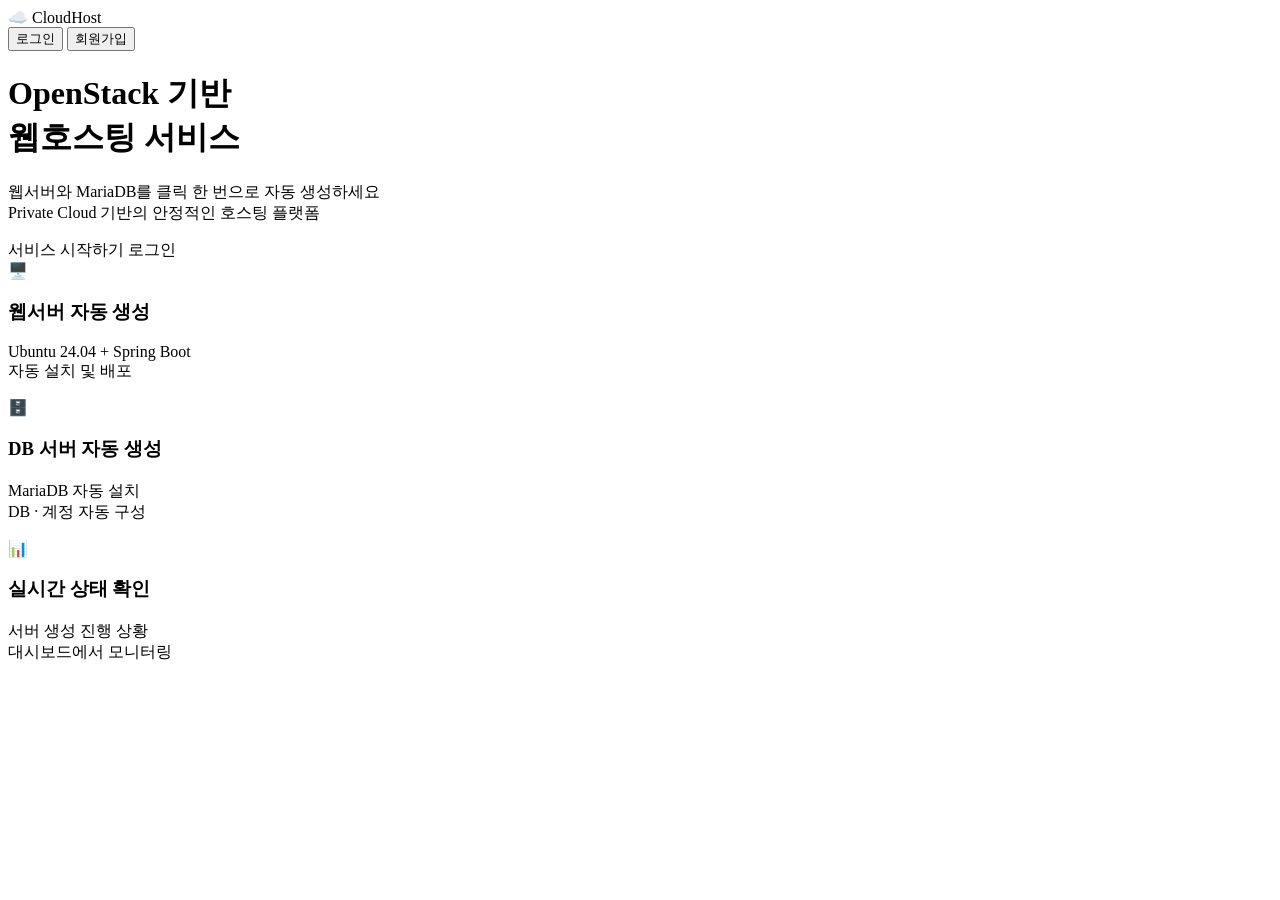
<file: src/main/resources/templates/index.html>
<!DOCTYPE html>
<html lang="ko" xmlns:th="http://www.thymeleaf.org"
      xmlns:sec="http://www.thymeleaf.org/extras/spring-security">
<head>
    <meta charset="UTF-8">
    <title>CloudHost</title>
    <link rel="stylesheet" th:href="@{/css/common/layout.css}">
    <link rel="stylesheet" th:href="@{/css/common/navbar.css}">

    <link rel="stylesheet" th:href="@{/css/pages/index.css}">
</head>
<body>
<nav class="navbar">
    <div class="logo">☁️ Cloud<span>Host</span></div>
    <div class="nav-links">
        <sec:authorize access="isAnonymous()">
            <a th:href="@{/login}"><button class="btn btn-outline">로그인</button></a>
            <a th:href="@{/signup}"><button class="btn btn-accent">회원가입</button></a>
        </sec:authorize>
    </div>
</nav>

<div class="hero">
    <h1>OpenStack 기반<br><span>웹호스팅 서비스</span></h1>
    <p>웹서버와 MariaDB를 클릭 한 번으로 자동 생성하세요<br>Private Cloud 기반의 안정적인 호스팅 플랫폼</p>
    <div class="hero-btns">
        <a th:href="@{/signup}" class="hero-btn-p">서비스 시작하기</a>
        <a th:href="@{/login}"  class="hero-btn-s">로그인</a>
    </div>
</div>

<div class="features">
    <div class="feat">
        <div class="icon">🖥️</div>
        <h3>웹서버 자동 생성</h3>
        <p>Ubuntu 24.04 + Spring Boot<br>자동 설치 및 배포</p>
    </div>
    <div class="feat g">
        <div class="icon">🗄️</div>
        <h3>DB 서버 자동 생성</h3>
        <p>MariaDB 자동 설치<br>DB · 계정 자동 구성</p>
    </div>
    <div class="feat p">
        <div class="icon">📊</div>
        <h3>실시간 상태 확인</h3>
        <p>서버 생성 진행 상황<br>대시보드에서 모니터링</p>
    </div>
</div>
</body>
</html>
</file>
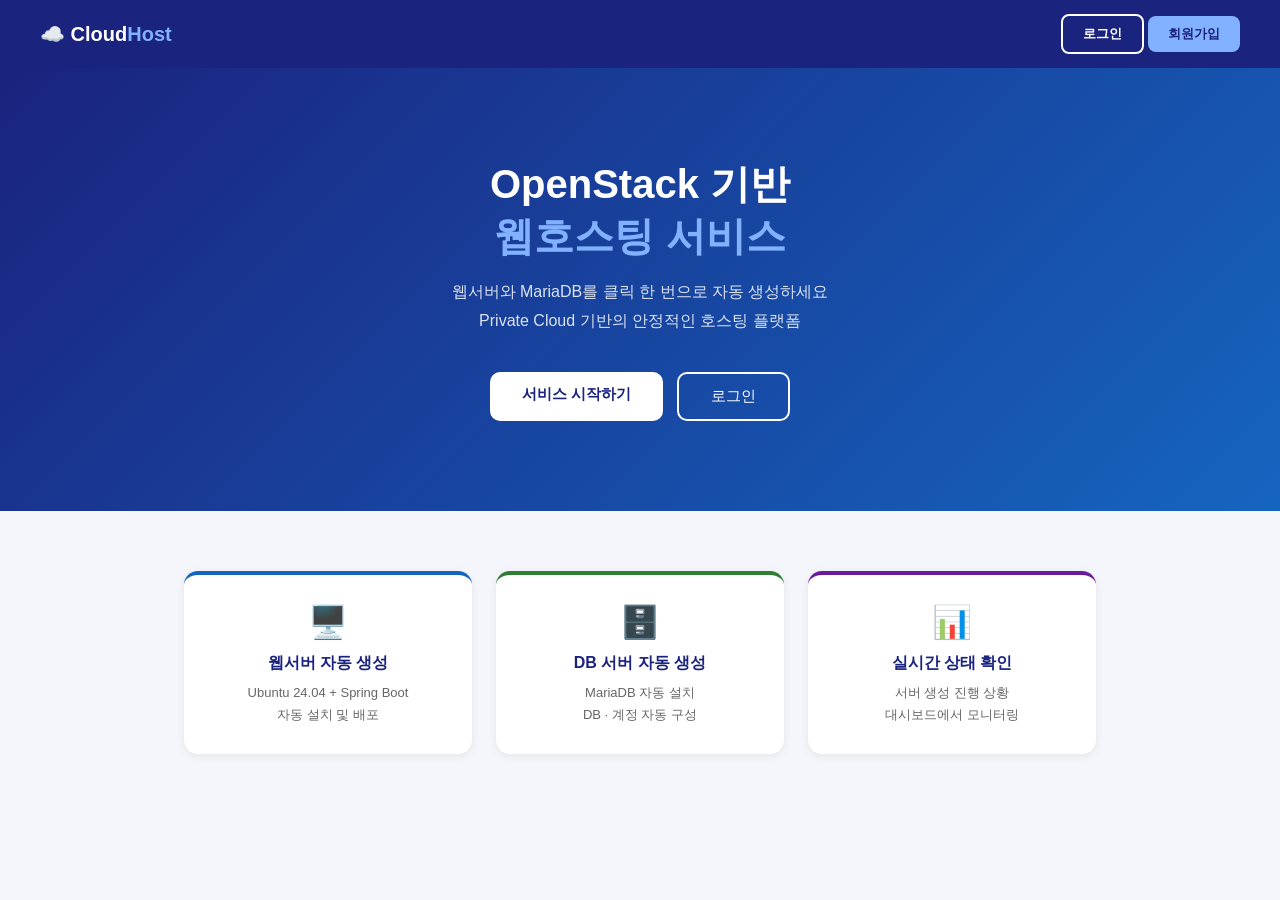
<file: web-server-master/src/main/resources/templates/index.html>
<!DOCTYPE html>
<html lang="ko" xmlns:th="http://www.thymeleaf.org"
      xmlns:sec="http://www.thymeleaf.org/extras/spring-security">
<head>
    <meta charset="UTF-8">
    <title>CloudHost</title>
    <style>
        * { margin:0; padding:0; box-sizing:border-box; }
        body { font-family:'Segoe UI','Malgun Gothic',sans-serif; background:#f4f6fb; }
        .navbar { background:#1a237e; color:white; padding:14px 40px; display:flex; justify-content:space-between; align-items:center; }
        .logo { font-size:20px; font-weight:800; }
        .logo span { color:#82b1ff; }
        .nav-links { display:flex; gap:12px; }
        .btn { border:none; border-radius:8px; padding:9px 20px; font-size:13px; font-weight:700; cursor:pointer; }
        .btn-outline { background:transparent; border:2px solid white; color:white; }
        .btn-accent { background:#82b1ff; color:#1a237e; }
        .hero { background:linear-gradient(135deg,#1a237e,#1565c0); color:white; padding:90px 24px; text-align:center; }
        .hero h1 { font-size:40px; font-weight:800; margin-bottom:16px; line-height:1.3; }
        .hero h1 span { color:#82b1ff; }
        .hero p { font-size:16px; opacity:.85; max-width:560px; margin:0 auto 36px; line-height:1.8; }
        .hero-btns { display:flex; gap:14px; justify-content:center; }
        .hero-btn-p { background:white; color:#1a237e; border-radius:10px; padding:13px 32px; font-weight:800; font-size:15px; cursor:pointer; text-decoration:none; }
        .hero-btn-s { border:2px solid white; color:white; border-radius:10px; padding:13px 32px; font-size:15px; cursor:pointer; text-decoration:none; }
        .features { display:grid; grid-template-columns:repeat(3,1fr); gap:24px; max-width:960px; margin:60px auto; padding:0 24px; }
        .feat { background:white; border-radius:14px; padding:28px 24px; text-align:center; box-shadow:0 2px 10px rgba(0,0,0,.07); border-top:4px solid #1565c0; }
        .feat.g { border-top-color:#2e7d32; }
        .feat.p { border-top-color:#6a1b9a; }
        .feat .icon { font-size:32px; margin-bottom:12px; }
        .feat h3 { font-size:16px; font-weight:700; color:#1a237e; margin-bottom:8px; }
        .feat p { font-size:13px; color:#666; line-height:1.7; }
    </style>
</head>
<body>
<nav class="navbar">
    <div class="logo">☁️ Cloud<span>Host</span></div>
    <div class="nav-links">
        <sec:authorize access="isAnonymous()">
            <a th:href="@{/login}"><button class="btn btn-outline">로그인</button></a>
            <a th:href="@{/signup}"><button class="btn btn-accent">회원가입</button></a>
        </sec:authorize>
    </div>
</nav>

<div class="hero">
    <h1>OpenStack 기반<br><span>웹호스팅 서비스</span></h1>
    <p>웹서버와 MariaDB를 클릭 한 번으로 자동 생성하세요<br>Private Cloud 기반의 안정적인 호스팅 플랫폼</p>
    <div class="hero-btns">
        <a th:href="@{/signup}" class="hero-btn-p">서비스 시작하기</a>
        <a th:href="@{/login}"  class="hero-btn-s">로그인</a>
    </div>
</div>

<div class="features">
    <div class="feat">
        <div class="icon">🖥️</div>
        <h3>웹서버 자동 생성</h3>
        <p>Ubuntu 24.04 + Spring Boot<br>자동 설치 및 배포</p>
    </div>
    <div class="feat g">
        <div class="icon">🗄️</div>
        <h3>DB 서버 자동 생성</h3>
        <p>MariaDB 자동 설치<br>DB · 계정 자동 구성</p>
    </div>
    <div class="feat p">
        <div class="icon">📊</div>
        <h3>실시간 상태 확인</h3>
        <p>서버 생성 진행 상황<br>대시보드에서 모니터링</p>
    </div>
</div>
</body>
</html>
</file>
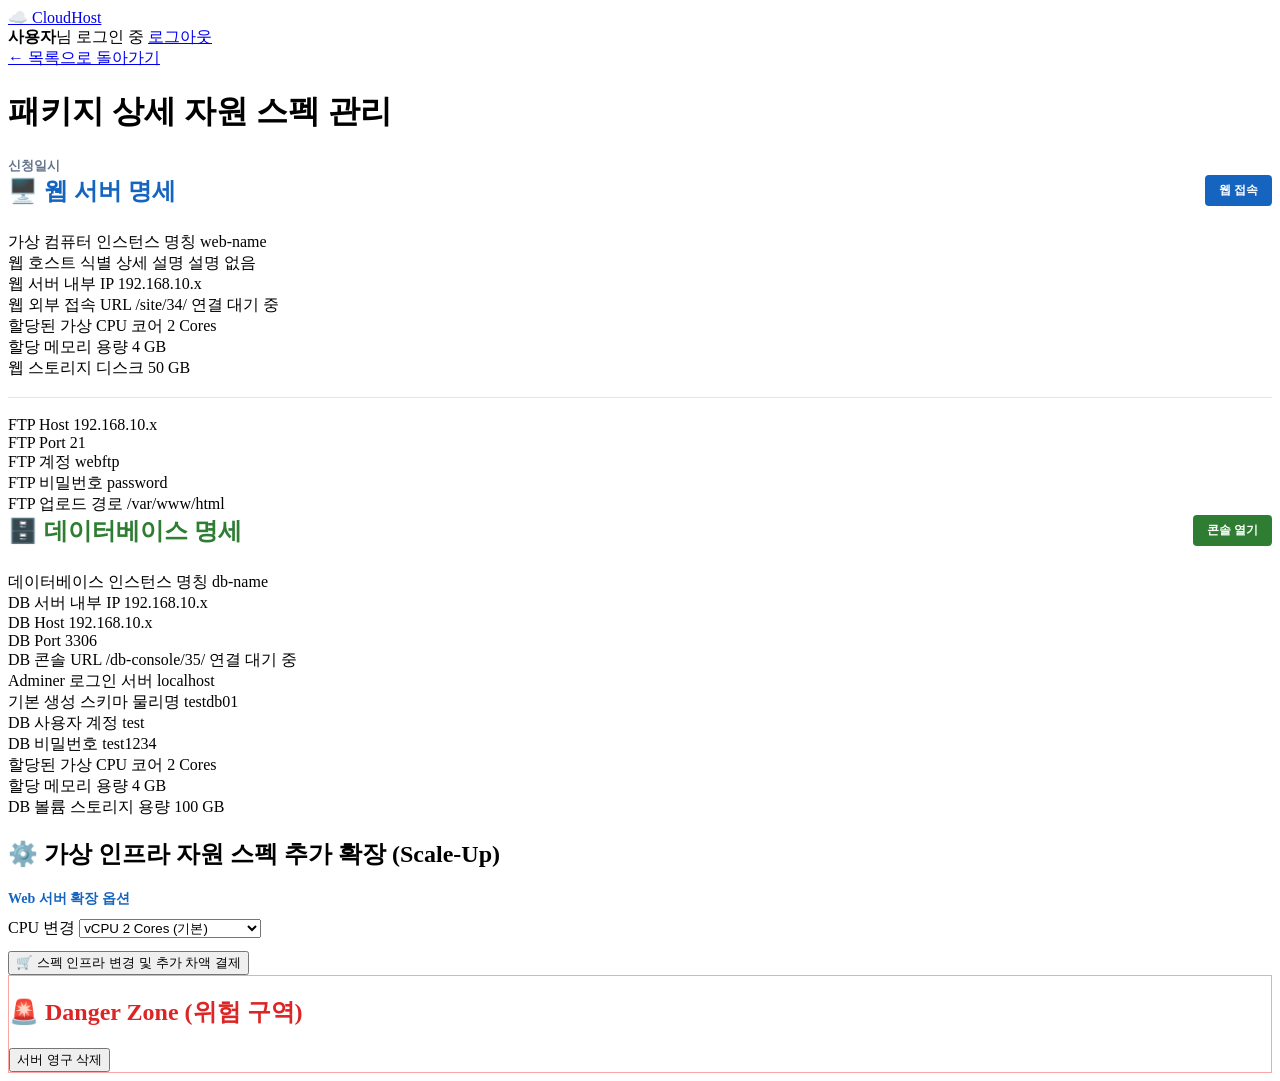
<file: src/main/resources/templates/dashboard/detail.html>
<!DOCTYPE html>
<html lang="ko" xmlns:th="http://www.thymeleaf.org">
<head>
    <meta charset="UTF-8">
    <title>CloudHost - 인프라 상세 및 관리</title>
    <link rel="stylesheet" th:href="@{/css/pages/server-detail.css}">
    <link rel="stylesheet" th:href="@{/css/common/layout.css}">
    <link rel="stylesheet" th:href="@{/css/common/navbar.css}">
</head>
<body>

<nav class="navbar">
    <a href="/dashboard" class="logo">☁️ Cloud<span>Host</span></a>
    <div class="user-info">
        <strong><span th:text="${username != null ? username : '사용자'}">사용자</span></strong>님 로그인 중
        <a href="/logout" class="logout-btn">로그아웃</a>
    </div>
</nav>

<div class="container">
    <a href="/servers/my" class="back-link">← 목록으로 돌아가기</a>

    <div class="header-box">
        <h1>패키지 상세 자원 스펙 관리</h1>
        <span style="font-size: 13px; color: #64748b; font-weight: 600;"
              th:text="${order.createdAt != null ? '신청일시: ' + #temporals.format(order.createdAt, 'yyyy-MM-dd HH:mm:ss') : '신청일시 정보 없음'}">
            신청일시
        </span>
    </div>

    <div class="grid-two">
        <div class="sub-box web">
            <div style="display:flex; justify-content:space-between; align-items:center; margin-bottom:25px;">
                <h2 class="section-title" style="color:#1565c0; margin:0;">🖥️ 웹 서버 명세</h2>
                <a th:if="${webInfo != null and webInfo['web_url'] != null}"
                   th:href="${webInfo['web_url']}"
                   target="_blank"
                   style="background:#1565c0; color:white; padding:7px 14px; border-radius:4px; font-size:12px; font-weight:700; text-decoration:none;">
                    웹 접속
                </a>
            </div>

            <div class="detail-row">
                <span class="label">가상 컴퓨터 인스턴스 명칭</span>
                <span class="val" th:text="${order.webServerName}">web-name</span>
            </div>

            <div class="detail-row">
                <span class="label">웹 호스트 식별 상세 설명</span>
                <span class="val" th:text="${order.webDesc != null ? order.webDesc : '설명 없음'}">설명 없음</span>
            </div>

            <div class="detail-row">
                <span class="label">웹 서버 내부 IP</span>
                <span class="val" th:text="${webServer != null ? webServer['internal_ip'] : '할당 대기 중'}">192.168.10.x</span>
            </div>

            <div class="detail-row">
                <span class="label">웹 외부 접속 URL</span>
                <span class="val">
                    <a th:if="${webInfo != null and webInfo['web_url'] != null}"
                       th:href="${webInfo['web_url']}"
                       th:text="${webInfo['web_url']}"
                       target="_blank">/site/34/</a>
                    <span th:if="${webInfo == null or webInfo['web_url'] == null}">연결 대기 중</span>
                </span>
            </div>

            <div class="detail-row">
                <span class="label">할당된 가상 CPU 코어</span>
                <span class="val" th:text="${order.webCpu} + ' Cores'">2 Cores</span>
            </div>

            <div class="detail-row">
                <span class="label">할당 메모리 용량</span>
                <span class="val" th:text="${order.webRam} + ' GB'">4 GB</span>
            </div>

            <div class="detail-row">
                <span class="label">웹 스토리지 디스크</span>
                <span class="val" th:text="${order.webStorage} + ' GB'">50 GB</span>
            </div>

            <hr style="margin:18px 0; border:0; border-top:1px solid #e5e7eb;">

            <div class="detail-row">
                <span class="label">FTP Host</span>
                <span class="val" th:text="${webInfo != null ? webInfo['ftp_host'] : '발급 대기 중'}">192.168.10.x</span>
            </div>

            <div class="detail-row">
                <span class="label">FTP Port</span>
                <span class="val" th:text="${webInfo != null ? webInfo['ftp_port'] : '21'}">21</span>
            </div>

            <div class="detail-row">
                <span class="label">FTP 계정</span>
                <span class="val" th:text="${webInfo != null ? webInfo['ftp_username'] : '발급 대기 중'}">webftp</span>
            </div>

            <div class="detail-row">
                <span class="label">FTP 비밀번호</span>
                <span class="val" th:text="${webInfo != null ? webInfo['ftp_password'] : '발급 대기 중'}">password</span>
            </div>

            <div class="detail-row">
                <span class="label">FTP 업로드 경로</span>
                <span class="val" th:text="${webInfo != null ? webInfo['ftp_path'] : '/var/www/html'}">/var/www/html</span>
            </div>
        </div>

        <div class="sub-box db">
            <div style="display:flex; justify-content:space-between; align-items:center; margin-bottom:25px;">
                <h2 class="section-title" style="color:#2e7d32; margin:0;">🗄️ 데이터베이스 명세</h2>
                <a th:if="${dbInfo != null and dbInfo['db_console_url'] != null}"
                   th:href="${dbInfo['db_console_url']}"
                   target="_blank"
                   style="background:#2e7d32; color:white; padding:7px 14px; border-radius:4px; font-size:12px; font-weight:700; text-decoration:none;">
                    콘솔 열기
                </a>
            </div>

            <div class="detail-row">
                <span class="label">데이터베이스 인스턴스 명칭</span>
                <span class="val" th:text="${order.dbServerName}">db-name</span>
            </div>

            <div class="detail-row">
                <span class="label">DB 서버 내부 IP</span>
                <span class="val" th:text="${dbServer != null ? dbServer['internal_ip'] : '연결 대기 중'}">192.168.10.x</span>
            </div>

            <div class="detail-row">
                <span class="label">DB Host</span>
                <span class="val" th:text="${dbInfo != null ? dbInfo['db_host'] : '연결 대기 중'}">192.168.10.x</span>
            </div>

            <div class="detail-row">
                <span class="label">DB Port</span>
                <span class="val" th:text="${dbInfo != null ? dbInfo['db_port'] : '3306'}">3306</span>
            </div>

            <div class="detail-row">
                <span class="label">DB 콘솔 URL</span>
                <span class="val">
                    <a th:if="${dbInfo != null and dbInfo['db_console_url'] != null}"
                       th:href="${dbInfo['db_console_url']}"
                       th:text="${dbInfo['db_console_url']}"
                       target="_blank">/db-console/35/</a>
                    <span th:if="${dbInfo == null or dbInfo['db_console_url'] == null}">연결 대기 중</span>
                </span>
            </div>

            <div class="detail-row">
                <span class="label">Adminer 로그인 서버</span>
                <span class="val">localhost</span>
            </div>

            <div class="detail-row">
                <span class="label">기본 생성 스키마 물리명</span>
                <span class="val" th:text="${dbInfo != null ? dbInfo['db_name'] : order.dbName}">testdb01</span>
            </div>

            <div class="detail-row">
                <span class="label">DB 사용자 계정</span>
                <span class="val" th:text="${dbInfo != null ? dbInfo['db_username'] : order.dbUsername}">test</span>
            </div>

            <div class="detail-row">
                <span class="label">DB 비밀번호</span>
                <span class="val" th:text="${dbInfo != null ? dbInfo['db_password'] : order.dbPassword}">test1234</span>
            </div>

            <div class="detail-row">
                <span class="label">할당된 가상 CPU 코어</span>
                <span class="val" th:text="${order.dbCpu} + ' Cores'">2 Cores</span>
            </div>

            <div class="detail-row">
                <span class="label">할당 메모리 용량</span>
                <span class="val" th:text="${order.dbRam} + ' GB'">4 GB</span>
            </div>

            <div class="detail-row">
                <span class="label">DB 볼륨 스토리지 용량</span>
                <span class="val" th:text="${order.dbStorage} + ' GB'">100 GB</span>
            </div>
        </div>
    </div>

    <div class="info-card">
        <h2 class="section-title">⚙️ 가상 인프라 자원 스펙 추가 확장 (Scale-Up)</h2>
        <form id="upgradeForm" th:action="@{/servers/upgrade}" method="POST">
            <input type="hidden" name="packageId" th:value="${order.requestId}">
            <input type="hidden" id="payAmountInput" name="payAmount" value="0">

            <div class="grid-two" style="margin-bottom: 12px;">
                <div>
                    <h3 style="font-size:14px; font-weight:800; margin-bottom:10px; color:#1565c0;">Web 서버 확장 옵션</h3>
                    <div class="form-group-spec">
                        <label>CPU 변경</label>
                        <select name="webCpu" class="select-ctrl" id="wCpu" onchange="calcDiffPrice()">
                            <option value="2" data-cost="0" th:selected="${order.webCpu == 2}">vCPU 2 Cores (기본)</option>
                            <option value="4" data-cost="10000" th:selected="${order.webCpu == 4}">vCPU 4 Cores (+10,000원)</option>
                            <option value="8" data-cost="25000" th:selected="${order.webCpu == 8}">vCPU 8 Cores (+25,000원)</option>
                        </select>
                    </div>
                </div>
            </div>

            <button type="button" class="btn btn-primary" onclick="openPaymentModal()">🛒 스펙 인프라 변경 및 추가 차액 결제</button>
        </form>
    </div>

    <div class="info-card" style="border: 1px solid #fca5a5;">
        <h2 class="section-title" style="color: #dc2626;">🚨 Danger Zone (위험 구역)</h2>
        <div class="danger-zone">
            <form th:action="@{/servers/delete}" method="POST" onsubmit="return confirm('정말 삭제하시겠습니까?');">
                <input type="hidden" name="packageId" th:value="${order.requestId}">
                <button type="submit" class="btn btn-danger">서버 영구 삭제</button>
            </form>
        </div>
    </div>
</div>

</body>
</html>
</file>
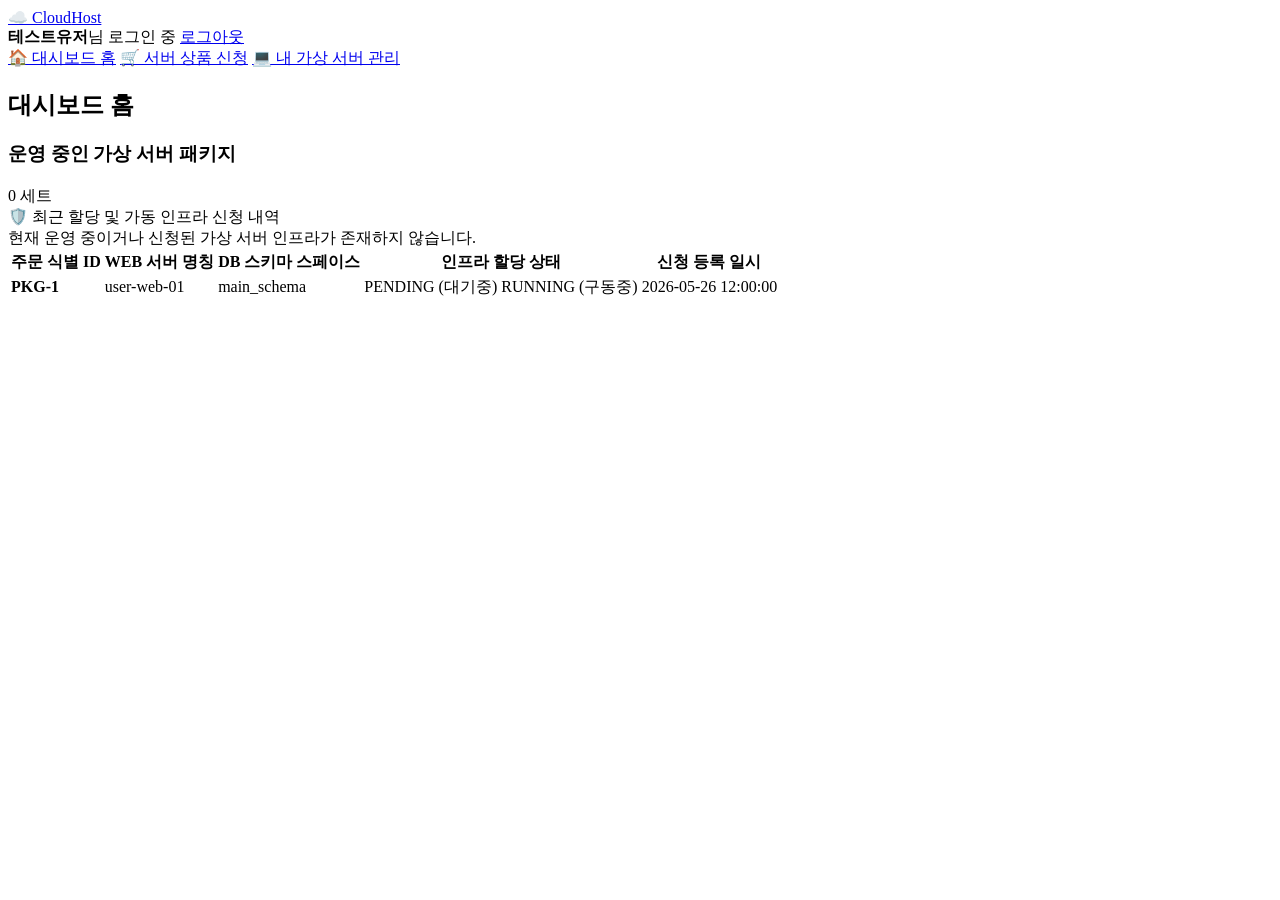
<file: src/main/resources/templates/dashboard/main.html>
<!DOCTYPE html>
<html lang="ko" xmlns:th="http://www.thymeleaf.org">
<head>
    <meta charset="UTF-8">
    <title>CloudHost - 대시보드 홈</title>
    <link rel="stylesheet" th:href="@{/css/pages/main.css}">
    <link rel="stylesheet" th:href="@{/css/common/layout.css}">
    <link rel="stylesheet" th:href="@{/css/common/navbar.css}">
</head>
<body>

<div class="navbar">
    <a href="/dashboard" class="logo">☁️ Cloud<span>Host</span></a>
    <div class="user-info">
        <strong><span th:text="${username}">테스트유저</span></strong>님 로그인 중
        <a href="/logout" class="logout-btn">로그아웃</a>
    </div>
</div>

<div class="container">
    <div class="tab-menu">
        <a href="/dashboard" class="tab-item active">🏠 대시보드 홈</a>
        <a href="/servers/shop" class="tab-item">🛒 서버 상품 신청</a>
        <a href="/servers/my" class="tab-item">💻 내 가상 서버 관리</a>
    </div>

    <h2 class="page-title">대시보드 홈</h2>

    <div class="summary-box">
        <h3>운영 중인 가상 서버 패키지</h3>
        <div class="count"><span th:text="${serverCount}">0</span> 세트</div>
    </div>

    <div class="section-title">🛡️ 최근 할당 및 가동 인프라 신청 내역</div>

    <div class="empty-message" th:if="${#lists.isEmpty(myServers)}">
        현재 운영 중이거나 신청된 가상 서버 인프라가 존재하지 않습니다.
    </div>

    <table th:unless="${#lists.isEmpty(myServers)}">
        <thead>
        <tr>
            <th>주문 식별 ID</th>
            <th>WEB 서버 명칭</th>
            <th>DB 스키마 스페이스</th>
            <th>인프라 할당 상태</th>
            <th>신청 등록 일시</th>
        </tr>
        </thead>
        <tbody>
        <tr th:each="order : ${myServers}">
            <td><strong th:text="|PKG-${order.requestId}|">PKG-1</strong></td>

            <td th:text="${order.webServerName}">user-web-01</td>

            <td th:text="${order.dbName}">main_schema</td>

            <td>
                <span th:if="${order.status == 'PENDING'}" class="badge badge-pending">PENDING (대기중)</span>
                <span th:if="${order.status == 'RUNNING'}" class="badge badge-running">RUNNING (구동중)</span>
            </td>

            <td th:text="${#temporals.format(order.createdAt, 'yyyy-MM-dd HH:mm:ss')}">2026-05-26 12:00:00</td>
        </tr>
        </tbody>
    </table>
</div>
</body>
</html>
</file>
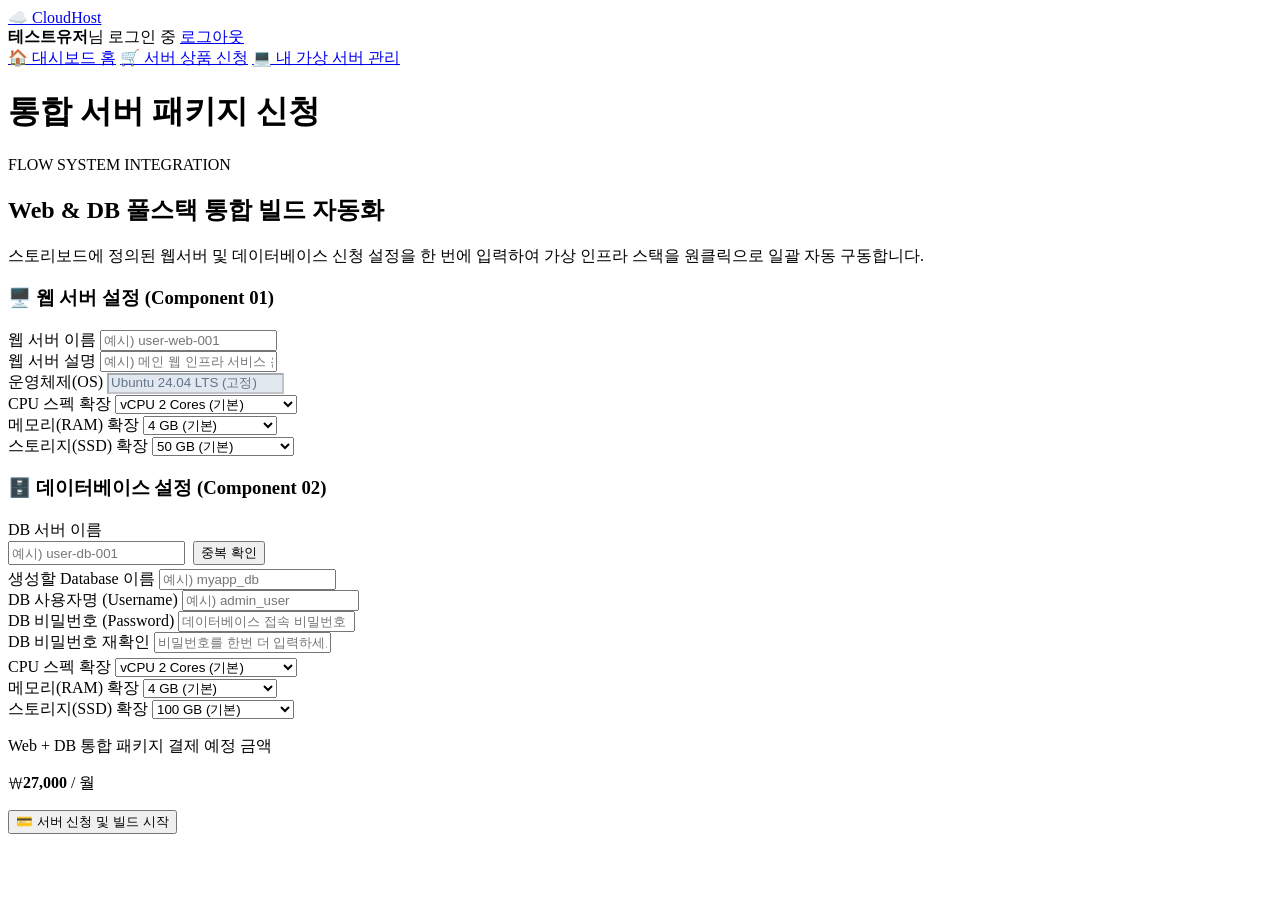
<file: src/main/resources/templates/dashboard/shop.html>
<!DOCTYPE html>
<html lang="ko" xmlns:th="http://www.thymeleaf.org">
<head>
    <meta charset="UTF-8">
    <title>CloudHost - 서버 상품 신청</title>
    <link rel="stylesheet" th:href="@{/css/pages/shop.css}">
    <link rel="stylesheet" th:href="@{/css/common/layout.css}">
    <link rel="stylesheet" th:href="@{/css/common/navbar.css}">
</head>
<body>

<nav class="navbar">
    <a href="/dashboard" class="logo">☁️ Cloud<span>Host</span></a>
    <div class="user-info">
        <strong><span th:text="${username}">테스트유저</span></strong>님 로그인 중
        <a href="/logout" class="logout-btn">로그아웃</a>
    </div>
</nav>

<div class="container">
    <div class="tab-menu">
        <a href="/dashboard" class="tab-item">🏠 대시보드 홈</a>
        <a href="/servers/shop" class="tab-item active">🛒 서버 상품 신청</a>
        <a href="/servers/my" class="tab-item">💻 내 가상 서버 관리</a>
    </div>

    <div class="page-title-section">
        <h1>통합 서버 패키지 신청</h1>
    </div>

    <form th:action="@{/api/servers/requests}" method="POST" id="orderForm">
        <input type="hidden" name="productPackage" value="INTEGRATED_FULL_STACK">
        <input type="hidden" name="needDb" value="true">
        <input type="hidden" name="webFlavor" id="webFlavor">
        <input type="hidden" name="dbFlavor" id="dbFlavor">
        <input type="hidden" name="webPrice" id="webPrice">
        <input type="hidden" name="dbPrice" id="dbPrice">
        <input type="hidden" name="totalPrice" id="totalPrice">

        <div class="package-card">
            <div class="package-header">
                <span class="package-badge">FLOW SYSTEM INTEGRATION</span>
                <h2 class="package-title">Web & DB 풀스택 통합 빌드 자동화</h2>
                <p class="package-desc">스토리보드에 정의된 웹서버 및 데이터베이스 신청 설정을 한 번에 입력하여 가상 인프라 스택을 원클릭으로 일괄 자동 구동합니다.</p>
            </div>

            <div class="package-body">
                <div class="sub-component web-box">
                    <h3 class="comp-title">🖥️ 웹 서버 설정 (Component 01)</h3>
                    <div class="form-group">
                        <label>웹 서버 이름</label>
                        <input type="text" name="webServerName" class="form-control" placeholder="예시) user-web-001" required>
                    </div>
                    <div class="form-group">
                        <label>웹 서버 설명</label>
                        <input type="text" name="webDesc" class="form-control" placeholder="예시) 메인 웹 인프라 서비스 운영 목적" required>
                    </div>
                    <div class="form-group">
                        <label>운영체제(OS)</label>
                        <input type="text" class="form-control" value="Ubuntu 24.04 LTS (고정)" disabled style="background:#e2e8f0; color:#64748b;">
                    </div>
                    <div class="divider"></div>
                    <div class="form-group">
                        <label>CPU 스펙 확장</label>
                        <select name="webCpu" class="config-select" onchange="updateSpecifications()">
                            <option value="2" data-price="0">vCPU 2 Cores (기본)</option>
                            <option value="4" data-price="10000">vCPU 4 Cores (+10,000원)</option>
                            <option value="8" data-price="25000">vCPU 8 Cores (+25,000원)</option>
                        </select>
                    </div>
                    <div class="form-group">
                        <label>메모리(RAM) 확장</label>
                        <select name="webRam" class="config-select" onchange="updateSpecifications()">
                            <option value="4" data-price="0">4 GB (기본)</option>
                            <option value="8" data-price="12000">8 GB (+12,000원)</option>
                            <option value="16" data-price="28000">16 GB (+28,000원)</option>
                        </select>
                    </div>
                    <div class="form-group">
                        <label>스토리지(SSD) 확장</label>
                        <select name="webStorage" class="config-select" onchange="updateSpecifications()">
                            <option value="50" data-price="0">50 GB (기본)</option>
                            <option value="100" data-price="5000">100 GB (+5,000원)</option>
                            <option value="200" data-price="15000">200 GB (+15,000원)</option>
                        </select>
                    </div>
                </div>

                <div class="sub-component db-box">
                    <h3 class="comp-title db-title">🗄️ 데이터베이스 설정 (Component 02)</h3>
                    <div class="form-group">
                        <label>DB 서버 이름</label>
                        <div style="display: flex; gap: 8px;">
                            <input type="text" id="dbServerName" name="dbServerName" class="form-control" placeholder="예시) user-db-001" required>
                            <button type="button" class="btn-dup-check" onclick="checkDbNameDup()">중복 확인</button>
                        </div>
                        <span id="dbNameCheckMsg" style="font-size: 12px; margin-top: 4px; display: block; font-weight: 600;"></span>
                    </div>
                    <div class="form-group">
                        <label>생성할 Database 이름</label>
                        <input type="text" name="dbName" class="form-control" placeholder="예시) myapp_db" required>
                    </div>
                    <div class="form-group">
                        <label>DB 사용자명 (Username)</label>
                        <input type="text" name="dbUser" class="form-control" placeholder="예시) admin_user" required>
                    </div>
                    <div class="form-group">
                        <label>DB 비밀번호 (Password)</label>
                        <input type="password" id="dbPassword" name="dbPassword" class="form-control" placeholder="데이터베이스 접속 비밀번호" required>
                    </div>
                    <div class="form-group">
                        <label>DB 비밀번호 재확인</label>
                        <input type="password" id="dbPasswordCheck" class="form-control" placeholder="비밀번호를 한번 더 입력하세요" required>
                        <span id="pwCheckMsg" style="font-size: 12px; margin-top: 4px; display: block; font-weight: 600;"></span>
                    </div>
                    <div class="divider"></div>
                    <div class="form-group">
                        <label>CPU 스펙 확장</label>
                        <select name="dbCpu" class="config-select" onchange="updateSpecifications()">
                            <option value="2" data-price="0">vCPU 2 Cores (기본)</option>
                            <option value="4" data-price="10000">vCPU 4 Cores (+10,000원)</option>
                            <option value="8" data-price="25000">vCPU 8 Cores (+25,000원)</option>
                        </select>
                    </div>
                    <div class="form-group">
                        <label>메모리(RAM) 확장</label>
                        <select name="dbRam" class="config-select" onchange="updateSpecifications()">
                            <option value="4" data-price="0">4 GB (기본)</option>
                            <option value="8" data-price="12000">8 GB (+12,000원)</option>
                            <option value="16" data-price="28000">16 GB (+28,000원)</option>
                        </select>
                    </div>
                    <div class="form-group">
                        <label>스토리지(SSD) 확장</label>
                        <select name="dbStorage" class="config-select" onchange="updateSpecifications()">
                            <option value="100" data-price="0">100 GB (기본)</option>
                            <option value="200" data-price="10000">200 GB (+10,000원)</option>
                            <option value="500" data-price="30000">500 GB (+30,000원)</option>
                        </select>
                    </div>
                </div>
            </div>

            <div class="package-footer">
                <div class="price-info">
                    <p class="price-label">Web + DB 통합 패키지 결제 예정 금액</p>
                    <p class="price-value">₩<strong id="total-price-display" style="font-weight: 800;">27,000</strong> <span class="unit">/ 월</span></p>
                </div>
                <button type="submit" class="btn-submit">💳 서버 신청 및 빌드 시작</button>
            </div>
        </div>
    </form>
</div>

<script th:src="@{/js/pages/shop.js}"></script>
</body>
</html>
</file>
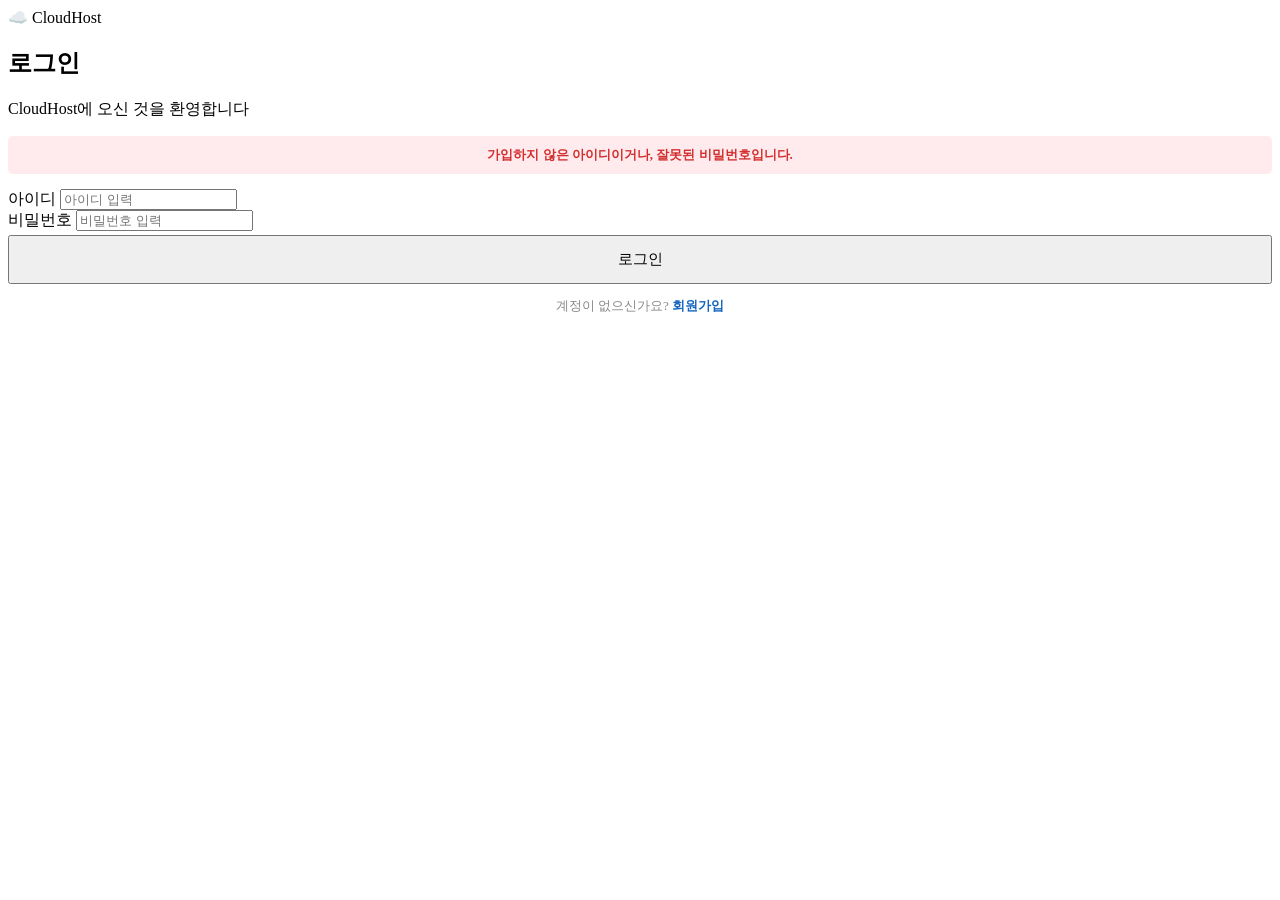
<file: src/main/resources/templates/member/login.html>
<!DOCTYPE html>
<html lang="ko" xmlns:th="http://www.thymeleaf.org">
<head>
    <meta charset="UTF-8">
    <title>로그인 — CloudHost</title>
    <link rel="stylesheet" th:href="@{/css/common/layout.css}">
    <link rel="stylesheet" th:href="@{/css/common/navbar.css}">
    <link rel="stylesheet" th:href="@{/css/member/member.css}">
</head>
<body>
<nav class="navbar">
    <a th:href="@{/}" class="logo">☁️ Cloud<span>Host</span></a>
</nav>
<div class="wrap">
    <div class="card">
        <h2>로그인</h2>
        <p class="sub">CloudHost에 오신 것을 환영합니다</p>

        <form th:action="@{/login}" method="post">

            <div th:if="${param.error}" style="color: #d32f2f; font-size: 13px; font-weight: bold; text-align: center; margin-bottom: 15px; padding: 10px; background-color: #ffebee; border-radius: 5px;">
                가입하지 않은 아이디이거나, 잘못된 비밀번호입니다.
            </div>
            <div class="form-group">
                <label>아이디</label>
                <input type="text" name="username" class="form-control" placeholder="아이디 입력" />
            </div>
            <div class="form-group">
                <label>비밀번호</label>
                <input type="password" name="password" class="form-control" placeholder="비밀번호 입력" />
            </div>
            <button type="submit" class="btn btn-primary"
                    style="width:100%;padding:13px;font-size:15px;margin-top:4px">
                로그인
            </button>
        </form>

        <div class="divider"></div>
        <p style="text-align:center;font-size:13px;color:#888">
            계정이 없으신가요?
            <a th:href="@{/signup}" style="color:#1565c0;font-weight:700">회원가입</a>
        </p>
    </div>
</div>
</body>
</html>
</file>
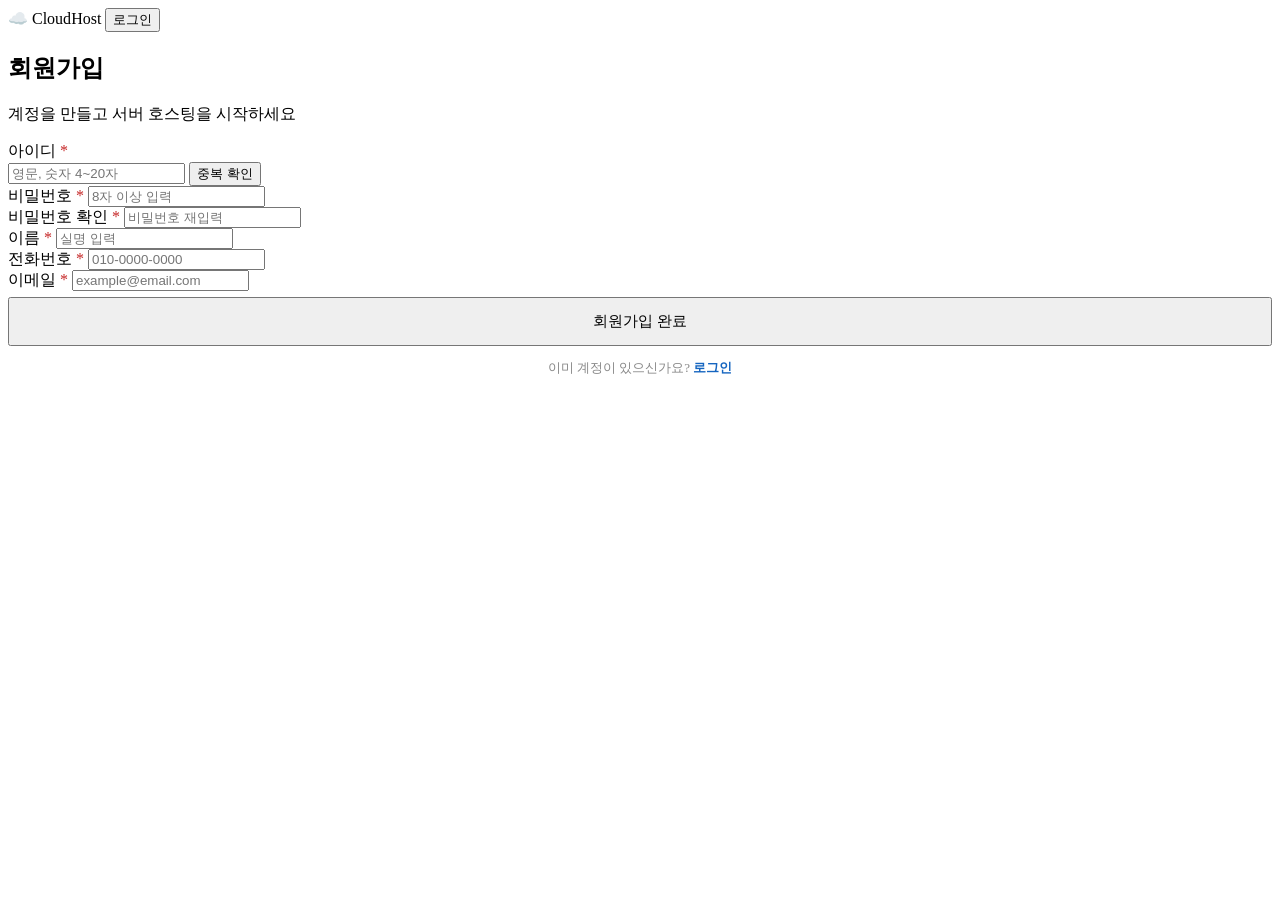
<file: src/main/resources/templates/member/signup.html>
<!DOCTYPE html>
<html lang="ko" xmlns:th="http://www.thymeleaf.org">
<head>
    <meta charset="UTF-8">
    <title>회원가입 — CloudHost</title>
    <link rel="stylesheet" th:href="@{/css/common/layout.css}">
    <link rel="stylesheet" th:href="@{/css/common/navbar.css}">
    <link rel="stylesheet" th:href="@{/css/pages/signup.css}">
</head>
<body>

<nav class="navbar">
    <a th:href="@{/}" class="logo">☁️ Cloud<span>Host</span></a>
    <a th:href="@{/login}"><button class="btn btn-outline">로그인</button></a>
</nav>
<div class="wrap">
    <div class="card">
        <h2>회원가입</h2>
        <p class="sub">계정을 만들고 서버 호스팅을 시작하세요</p>


        <form th:action="@{/signup}" method="post" th:object="${signupForm}">
            <div class="form-group">
                <label>아이디 <span style="color:#c62828">*</span></label>
                <div class="dup-row">
                    <input type="text" class="form-control" th:field="*{username}"
                           placeholder="영문, 숫자 4~20자" id="usernameInput" />
                    <button type="button" class="btn btn-primary" style="white-space:nowrap"
                            onclick="checkUsername()">중복 확인</button>
                </div>
                <div class="dup-msg" id="dupMsg"></div>
            </div>

            <div class="form-group">
                <label>비밀번호 <span style="color:#c62828">*</span></label>
                <input type="password" class="form-control" th:field="*{password}" placeholder="8자 이상 입력" />
            </div>

            <div class="form-group">
                <label>비밀번호 확인 <span style="color:#c62828">*</span></label>
                <input type="password" class="form-control" th:field="*{passwordConfirm}" placeholder="비밀번호 재입력" />
            </div>

            <div class="row2">
                <div class="form-group">
                    <label>이름 <span style="color:#c62828">*</span></label>
                    <input type="text" class="form-control" th:field="*{name}" placeholder="실명 입력" />
                </div>
                <div class="form-group">
                    <label>전화번호 <span style="color:#c62828">*</span></label>
                    <input type="text" class="form-control" th:field="*{phone}" placeholder="010-0000-0000" />
                </div>
            </div>

            <div class="form-group">
                <label>이메일 <span style="color:#c62828">*</span></label>
                <input type="email" class="form-control" th:field="*{email}" placeholder="example@email.com" />
            </div>

            <button type="submit" class="btn btn-primary"
                    style="width:100%;padding:13px;font-size:15px;margin-top:6px">
                회원가입 완료
            </button>
        </form>

        <div class="divider"></div>
        <p style="text-align:center;font-size:13px;color:#888">
            이미 계정이 있으신가요?
            <a th:href="@{/login}" style="color:#1565c0;font-weight:700">로그인</a>
        </p>
    </div>
</div>
<script th:src="@{/js/pages/signup.js}"></script>
</body>
</html>
</file>
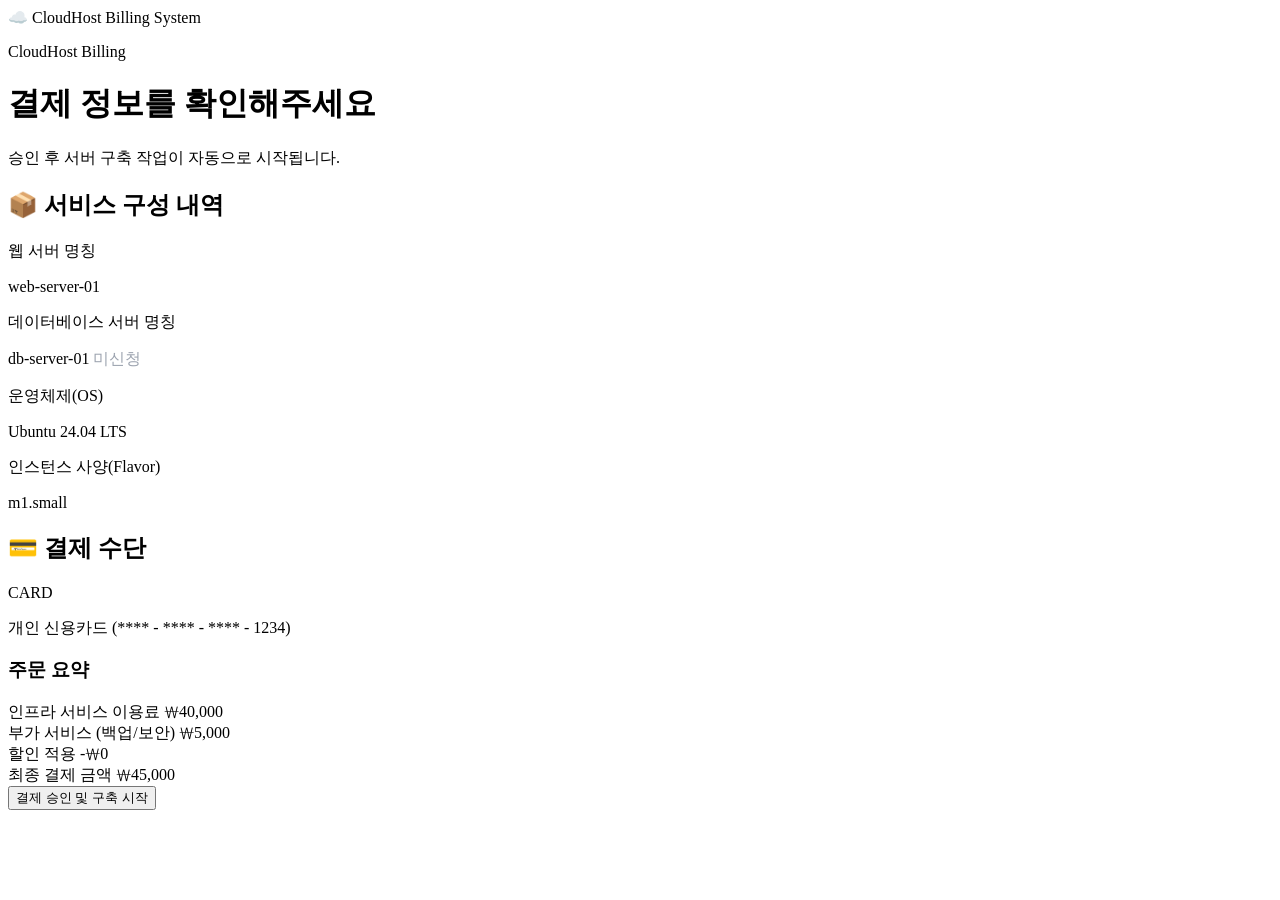
<file: src/main/resources/templates/payment/checkout.html>
<!DOCTYPE html>
<html lang="ko" xmlns:th="http://www.thymeleaf.org">
<head>
    <meta charset="UTF-8">
    <title>CloudHost - 결제 확인</title>

    <link rel="stylesheet" th:href="@{/css/common/layout.css}">
    <link rel="stylesheet" th:href="@{/css/common/navbar.css}">
    <link rel="stylesheet" th:href="@{/css/payment/payment.css}">
</head>

<body>

<script th:src="@{/js/payment/payment.js}"></script>

<nav class="navbar">
    ☁️ CloudHost Billing System
</nav>

<div class="container">

    <!-- 상단 헤더 -->
    <div class="checkout-header">
        <p>CloudHost Billing</p>
        <h1>결제 정보를 확인해주세요</h1>
        <span>승인 후 서버 구축 작업이 자동으로 시작됩니다.</span>
    </div>

    <!-- 좌측 상세 영역 -->
    <div class="order-details">

        <!-- 서비스 구성 카드 -->
        <div class="card">

            <h2 class="section-title">
                📦 서비스 구성 내역
            </h2>

            <div class="info-grid">

                <div class="info-item">
                    <p class="info-label">웹 서버 명칭</p>
                    <p class="info-value"
                       th:text="${request.webServerName}">
                        web-server-01
                    </p>
                </div>

                <div class="info-item">
                    <p class="info-label">데이터베이스 서버 명칭</p>

                    <p class="info-value">

                        <span th:if="${request.needDb}"
                              th:text="${request.dbServerName}">
                            db-server-01
                        </span>

                        <span th:unless="${request.needDb}"
                              style="color:#9ca3af;">
                            미신청
                        </span>

                    </p>
                </div>

                <div class="info-item">
                    <p class="info-label">운영체제(OS)</p>

                    <p class="info-value"
                       th:text="${request.image}">
                        Ubuntu 24.04 LTS
                    </p>
                </div>

                <div class="info-item">
                    <p class="info-label">인스턴스 사양(Flavor)</p>

                    <p class="info-value"
                       th:text="${request.flavor}">
                        m1.small
                    </p>
                </div>

            </div>

        </div>

        <!-- 결제 수단 카드 -->
        <div class="card">

            <h2 class="section-title">
                💳 결제 수단
            </h2>

            <div class="payment-method">

                <div class="card-badge">
                    CARD
                </div>

                <p>
                    개인 신용카드 (**** - **** - **** - 1234)
                </p>

            </div>

        </div>

    </div>

    <!-- 우측 주문 요약 -->
    <aside class="payment-summary">

        <div class="summary-card">

            <h3>주문 요약</h3>

            <div class="price-row">
                <span>인프라 서비스 이용료</span>
                <span>₩40,000</span>
            </div>

            <div class="price-row">
                <span>부가 서비스 (백업/보안)</span>
                <span>₩5,000</span>
            </div>

            <div class="price-row discount">
                <span>할인 적용</span>
                <span>-₩0</span>
            </div>

            <div class="price-row total">
                <span>최종 결제 금액</span>
                <span>₩45,000</span>
            </div>

            <form th:action="@{/payments/approve}" method="post">

                <input type="hidden"
                       name="requestId"
                       th:value="${request.requestId}">

                <button type="submit"
                        class="btn-approve">

                    결제 승인 및 구축 시작

                </button>

            </form>

        </div>

    </aside>

</div>

</body>
</html>
</file>
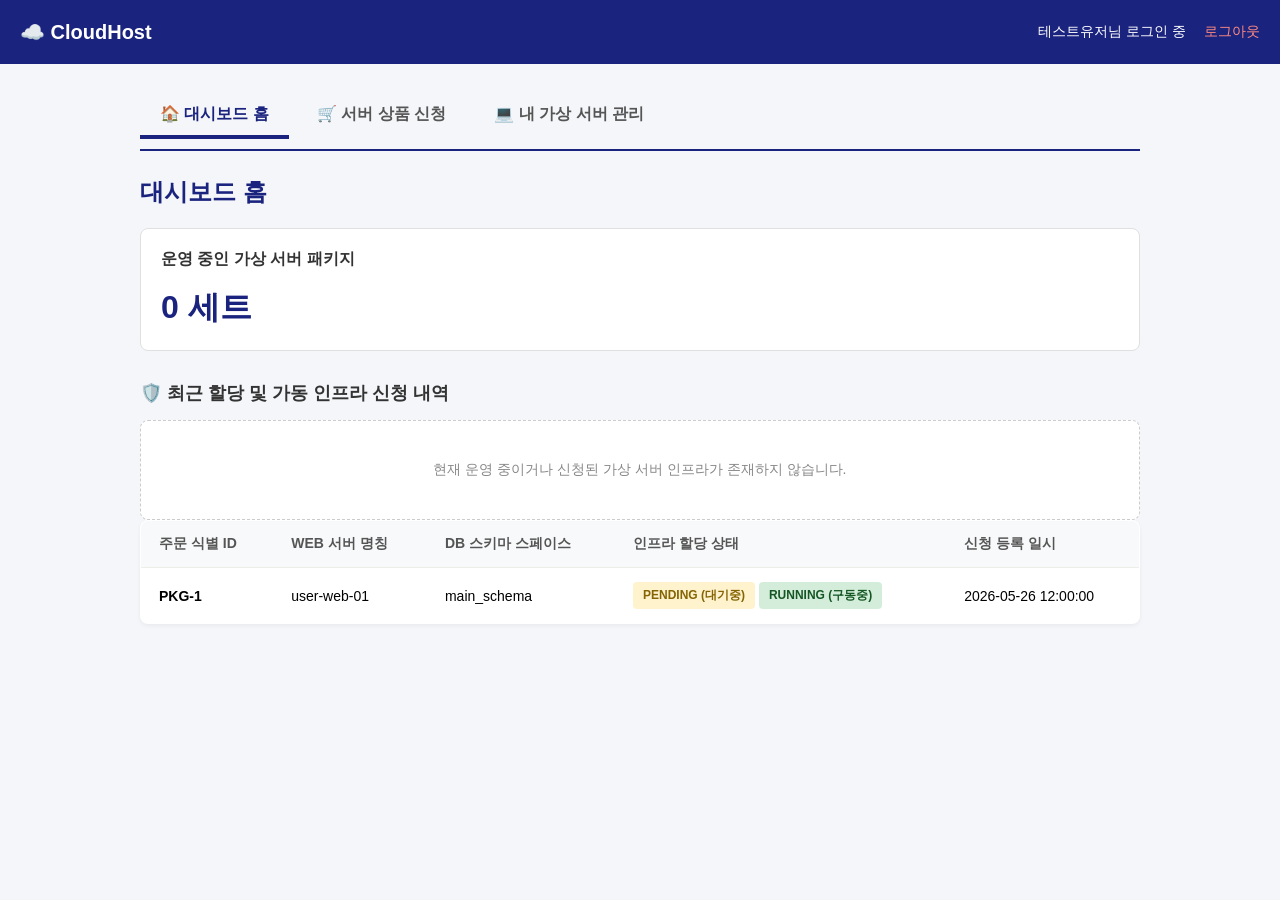
<file: web-server-master/src/main/resources/templates/dashboard/main.html>
<!DOCTYPE html>
<html lang="ko" xmlns:th="http://www.thymeleaf.org">
<head>
    <meta charset="UTF-8">
    <title>CloudHost - 대시보드 홈</title>
    <style>
        body { font-family: 'Segoe UI', 'Malgun Gothic', sans-serif; margin: 0; padding: 0; background: #f4f6f9; }
        .navbar { background: #1a237e; color: white; padding: 20px; display: flex; justify-content: space-between; align-items: center; }
        .navbar .logo { font-size: 20px; font-weight: bold; color: white; text-decoration: none; }
        .navbar .user-info { font-size: 14px; }
        .navbar .logout-btn { margin-left: 14px; color: #ff8a80; text-decoration: none; }

        .container { max-width: 1000px; margin: 30px auto; padding: 0 20px; }
        .tab-menu { display: flex; gap: 8px; border-bottom: 2px solid #1a237e; padding-bottom: 10px; margin-bottom: 25px; }
        .tab-item { display: block; padding: 10px 20px; color: #555; text-decoration: none; font-weight: bold; }
        .tab-item:hover { color: #1a237e; }
        .tab-item.active { color: #1a237e; border-bottom: 4px solid #1a237e; }

        .page-title { color: #1a237e; margin-bottom: 20px; }

        /* 대시보드 요약 박스 */
        .summary-box { background: white; border: 1px solid #e0e0e0; padding: 20px; border-radius: 8px; margin-bottom: 30px; }
        .summary-box h3 { margin-top: 0; color: #333; font-size: 16px; }
        .summary-box .count { font-size: 32px; font-weight: bold; color: #1a237e; margin-top: 10px; }

        /* 인프라 리스트 테이블 디자인 */
        .section-title { font-size: 18px; color: #333; margin-bottom: 15px; font-weight: bold; }
        table { width: 100%; border-collapse: collapse; background: white; border-radius: 8px; overflow: hidden; box-shadow: 0 2px 4px rgba(0,0,0,0.05); border: 1px solid #e0e0e0; }
        th, td { padding: 14px 18px; text-align: left; border-bottom: 1px solid #eeeee9; font-size: 14px; }
        th { background: #f8f9fa; color: #555; font-weight: bold; }
        tr:last-child td { border-bottom: none; }

        /* 상태 배지 기획 디자인 적용 */
        .badge { padding: 5px 10px; border-radius: 4px; font-size: 12px; font-weight: bold; display: inline-block; }
        .badge-pending { background: #fff3cd; color: #856404; } /* PENDING 상태: 주황빛 노란색 */
        .badge-running { background: #d4edda; color: #155724; }

        .empty-message { text-align: center; padding: 40px; color: #888; background: white; border: 1px dashed #ccc; border-radius: 8px; font-size: 14px; }
    </style>
</head>
<body>

<div class="navbar">
    <a href="/dashboard" class="logo">☁️ CloudHost</a>
    <div class="user-info">
        <span th:text="|${username}님 로그인 중|">테스트유저님 로그인 중</span>
        <a href="#" class="logout-btn">로그아웃</a>
    </div>
</div>

<div class="container">
    <div class="tab-menu">
        <a href="/dashboard" class="tab-item active">🏠 대시보드 홈</a>
        <a href="/servers/shop" class="tab-item">🛒 서버 상품 신청</a>
        <a href="/servers/my" class="tab-item">💻 내 가상 서버 관리</a>
    </div>

    <h2 class="page-title">대시보드 홈</h2>

    <div class="summary-box">
        <h3>운영 중인 가상 서버 패키지</h3>
        <div class="count"><span th:text="${serverCount}">0</span> 세트</div>
    </div>

    <div class="section-title">🛡️ 최근 할당 및 가동 인프라 신청 내역</div>

    <div class="empty-message" th:if="${#lists.isEmpty(myServers)}">
        현재 운영 중이거나 신청된 가상 서버 인프라가 존재하지 않습니다.
    </div>

    <table th:unless="${#lists.isEmpty(myServers)}">
        <thead>
        <tr>
            <th>주문 식별 ID</th>
            <th>WEB 서버 명칭</th>
            <th>DB 스키마 스페이스</th>
            <th>인프라 할당 상태</th>
            <th>신청 등록 일시</th>
        </tr>
        </thead>
        <tbody>
        <tr th:each="order : ${myServers}">
            <td><strong th:text="|PKG-${order.id}|">PKG-1</strong></td>
            <td th:text="${order.webName}">user-web-01</td>
            <td th:text="${order.dbSchemaName}">main_schema</td>
            <td>
                <span th:if="${order.status == 'PENDING'}" class="badge badge-pending">PENDING (대기중)</span>
                <span th:if="${order.status == 'RUNNING'}" class="badge badge-running">RUNNING (구동중)</span>
            </td>
            <td th:text="${#temporals.format(order.createdAt, 'yyyy-MM-dd HH:mm:ss')}">2026-05-26 12:00:00</td>
        </tr>
        </tbody>
    </table>
</div>

</body>
</html>
</file>
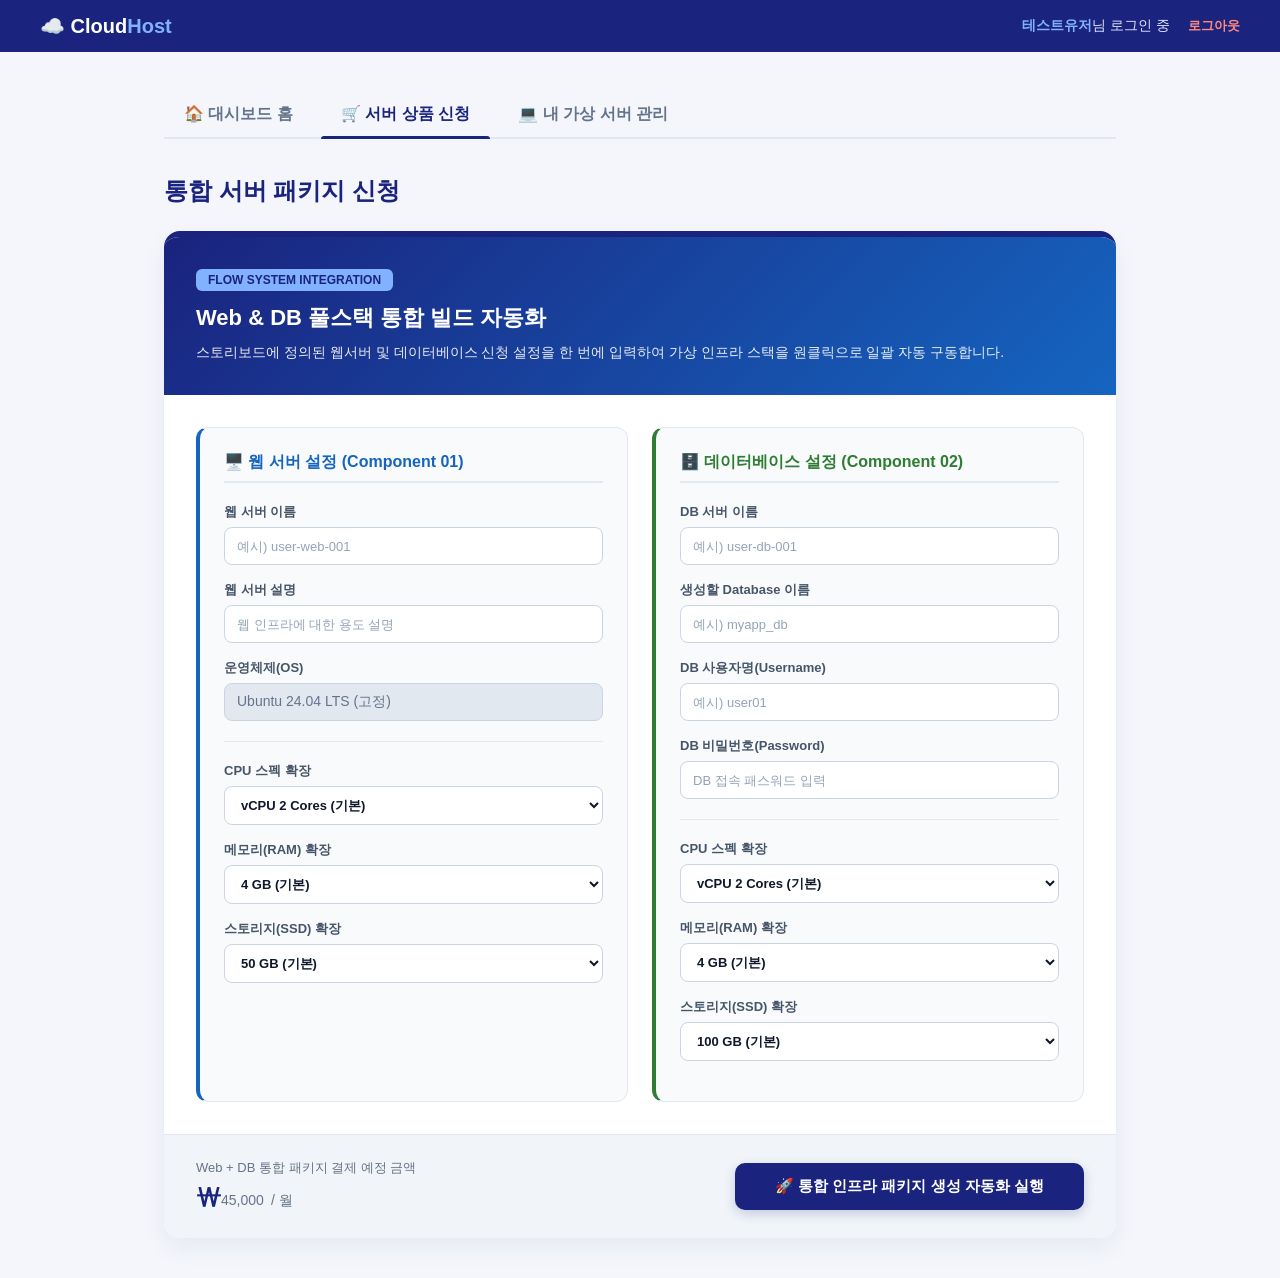
<file: web-server-master/src/main/resources/templates/dashboard/shop.html>
<!DOCTYPE html>
<html lang="ko" xmlns:th="http://www.thymeleaf.org">
<head>
    <meta charset="UTF-8">
    <title>CloudHost - 서버 상품 신청</title>
    <style>
        * { margin: 0; padding: 0; box-sizing: border-box; }
        body { font-family: 'Segoe UI', 'Malgun Gothic', sans-serif; background-color: #f4f6fb; color: #333; min-height: 100vh; }

        /* GNB */
        .navbar { background: #1a237e; color: white; padding: 14px 40px; display: flex; justify-content: space-between; align-items: center; }
        .logo { font-size: 20px; font-weight: 800; text-decoration: none; color: white; }
        .logo span { color: #82b1ff; }
        .user-info { font-size: 14px; color: #e0e4ff; }
        .user-info strong { color: #82b1ff; }
        .logout-btn { margin-left: 14px; color: #ff8a80; text-decoration: none; font-weight: 700; font-size: 13px; }

        /* 컨테이너 및 탭메뉴 */
        .container { max-width: 1000px; margin: 40px auto; padding: 0 24px; }
        .tab-menu { display: flex; gap: 8px; border-bottom: 2px solid #e2e8f0; padding-bottom: 0; margin-bottom: 36px; }
        .tab-item { display: block; padding: 12px 20px; font-size: 16px; font-weight: 700; color: #64748b; text-decoration: none; position: relative; transition: all 0.2s; }
        .tab-item:hover { color: #1a237e; }
        .tab-item.active { color: #1a237e; }
        .tab-item.active::after { content: ""; position: absolute; bottom: -2px; left: 0; right: 0; height: 3px; background-color: #1a237e; border-radius: 3px 3px 0 0; }

        .page-title-section { margin-bottom: 24px; }
        .page-title-section h1 { font-size: 24px; font-weight: 800; color: #1a237e; }

        /* 통합 패키지 카드 */
        .package-card { background: white; border-radius: 16px; box-shadow: 0 10px 25px rgba(26,35,126,0.06); border-top: 6px solid #1a237e; overflow: hidden; margin-bottom: 30px; }
        .package-header { padding: 32px; background: linear-gradient(135deg, #1a237e, #1565c0); color: white; }
        .package-badge { display: inline-block; padding: 4px 12px; border-radius: 6px; font-size: 12px; font-weight: 800; background-color: #82b1ff; color: #1a237e; margin-bottom: 12px; }
        .package-title { font-size: 22px; font-weight: 800; margin-bottom: 8px; }
        .package-desc { font-size: 14px; opacity: 0.9; line-height: 1.6; }

        .package-body { padding: 32px; display: flex; gap: 24px; background-color: #ffffff; }
        .sub-component { flex: 1; background-color: #f8fafc; border-radius: 12px; padding: 24px; border: 1px solid #e2e8f0; }
        .sub-component.web-box { border-left: 4px solid #1565c0; }
        .sub-component.db-box { border-left: 4px solid #2e7d32; }

        .comp-title { font-size: 16px; font-weight: 800; color: #1565c0; margin-bottom: 20px; border-bottom: 2px solid #e2e8f0; padding-bottom: 8px; }
        .comp-title.db-title { color: #2e7d32; }

        /* 📍 폼 입력 항목 레이아웃 */
        .form-group { margin-bottom: 16px; }
        .form-group label { display: block; font-size: 13px; font-weight: 700; color: #475569; margin-bottom: 6px; }
        .form-control { width: 100%; padding: 10px 12px; font-size: 14px; border: 1px solid #cbd5e1; border-radius: 8px; background-color: white; color: #333; transition: border 0.15s; }
        .form-control:focus { border-color: #1a237e; outline: none; }
        .form-control::placeholder { color: #94a3b8; font-size: 13px; }

        /* 스펙 변경 드롭다운 전용 */
        .config-select { width: 100%; padding: 10px 12px; font-size: 13px; font-weight: 600; border: 1px solid #cbd5e1; border-radius: 8px; background-color: #fff; color: #0f172a; cursor: pointer; }

        /* 구분선 */
        .divider { height: 1px; background: #e2e8f0; margin: 20px 0; }

        /* 푸터 하단 요금표 */
        .package-footer { padding: 24px 32px; background-color: #f1f5f9; display: flex; justify-content: space-between; align-items: center; border-top: 1px solid #e2e8f0; }
        .price-info { text-align: left; }
        .price-label { font-size: 13px; color: #64748b; margin-bottom: 2px; }
        .price-value { font-size: 26px; font-weight: 800; color: #1a237e; }
        .price-value span { font-size: 14px; font-weight: 500; color: #64748b; }

        .btn-submit { padding: 14px 40px; background-color: #1a237e; color: white; border: none; border-radius: 10px; font-size: 15px; font-weight: 800; cursor: pointer; transition: all 0.2s; box-shadow: 0 4px 12px rgba(26,35,126,0.2); }
        .btn-submit:hover { background-color: #1565c0; }
    </style>
</head>
<body>

<nav class="navbar">
    <a href="/dashboard" class="logo">☁️ Cloud<span>Host</span></a>
    <div class="user-info">
        <strong><span th:text="${username}">테스트유저</span></strong>님 로그인 중
        <a href="/logout" class="logout-btn">로그아웃</a>
    </div>
</nav>

<div class="container">

    <div class="tab-menu">
        <a href="/dashboard" class="tab-item">🏠 대시보드 홈</a>
        <a href="/servers/shop" class="tab-item active">🛒 서버 상품 신청</a>
        <a href="/servers/my" class="tab-item">💻 내 가상 서버 관리</a>
    </div>

    <div class="page-title-section">
        <h1>통합 서버 패키지 신청</h1>
    </div>

    <form action="/servers/order" method="POST">
        <input type="hidden" name="productPackage" value="INTEGRATED_FULL_STACK">

        <div class="package-card">
            <div class="package-header">
                <span class="package-badge">FLOW SYSTEM INTEGRATION</span>
                <h2 class="package-title">Web & DB 풀스택 통합 빌드 자동화</h2>
                <p class="package-desc">스토리보드에 정의된 웹서버 및 데이터베이스 신청 설정을 한 번에 입력하여 가상 인프라 스택을 원클릭으로 일괄 자동 구동합니다.</p>
            </div>

            <div class="package-body">

                <div class="sub-component web-box">
                    <h3 class="comp-title">🖥️ 웹 서버 설정 (Component 01)</h3>

                    <div class="form-group">
                        <label>웹 서버 이름</label>
                        <input type="text" name="webName" class="form-control" placeholder="예시) user-web-001" required>
                    </div>

                    <div class="form-group">
                        <label>웹 서버 설명</label>
                        <input type="text" name="webDesc" class="form-control" placeholder="웹 인프라에 대한 용도 설명">
                    </div>

                    <div class="form-group">
                        <label>운영체제(OS)</label>
                        <input type="text" class="form-control" value="Ubuntu 24.04 LTS (고정)" disabled style="background:#e2e8f0; color:#64748b;">
                    </div>

                    <div class="divider"></div>

                    <div class="form-group">
                        <label>CPU 스펙 확장</label>
                        <select name="webCpu" class="config-select" onchange="updatePrice()">
                            <option value="2" data-price="0">vCPU 2 Cores (기본)</option>
                            <option value="4" data-price="10000">vCPU 4 Cores (+10,000원)</option>
                            <option value="8" data-price="25000">vCPU 8 Cores (+25,000원)</option>
                        </select>
                    </div>
                    <div class="form-group">
                        <label>메모리(RAM) 확장</label>
                        <select name="webRam" class="config-select" onchange="updatePrice()">
                            <option value="4" data-price="0">4 GB (기본)</option>
                            <option value="8" data-price="12000">8 GB (+12,000원)</option>
                            <option value="16" data-price="28000">16 GB (+28,000원)</option>
                        </select>
                    </div>
                    <div class="form-group">
                        <label>스토리지(SSD) 확장</label>
                        <select name="webStorage" class="config-select" onchange="updatePrice()">
                            <option value="50" data-price="0">50 GB (기본)</option>
                            <option value="100" data-price="5000">100 GB (+5,000원)</option>
                            <option value="200" data-price="15000">200 GB (+15,000원)</option>
                        </select>
                    </div>
                </div>

                <div class="sub-component db-box">
                    <h3 class="comp-title db-title">🗄️ 데이터베이스 설정 (Component 02)</h3>

                    <div class="form-group">
                        <label>DB 서버 이름</label>
                        <input type="text" name="dbName" class="form-control" placeholder="예시) user-db-001" required>
                    </div>

                    <div class="form-group">
                        <label>생성할 Database 이름</label>
                        <input type="text" name="dbSchemaName" class="form-control" placeholder="예시) myapp_db" required>
                    </div>

                    <div class="form-group">
                        <label>DB 사용자명(Username)</label>
                        <input type="text" name="dbUser" class="form-control" placeholder="예시) user01" required>
                    </div>

                    <div class="form-group">
                        <label>DB 비밀번호(Password)</label>
                        <input type="password" name="dbPassword" class="form-control" placeholder="DB 접속 패스워드 입력" required>
                    </div>

                    <div class="divider"></div>

                    <div class="form-group">
                        <label>CPU 스펙 확장</label>
                        <select name="dbCpu" class="config-select" onchange="updatePrice()">
                            <option value="2" data-price="0">vCPU 2 Cores (기본)</option>
                            <option value="4" data-price="10000">vCPU 4 Cores (+10,000원)</option>
                            <option value="8" data-price="25000">vCPU 8 Cores (+25,000원)</option>
                        </select>
                    </div>
                    <div class="form-group">
                        <label>메모리(RAM) 확장</label>
                        <select name="dbRam" class="config-select" onchange="updatePrice()">
                            <option value="4" data-price="0">4 GB (기본)</option>
                            <option value="8" data-price="12000">8 GB (+12,000원)</option>
                            <option value="16" data-price="28000">16 GB (+28,000원)</option>
                        </select>
                    </div>
                    <div class="form-group">
                        <label>스토리지(SSD) 확장</label>
                        <select name="dbStorage" class="config-select" onchange="updatePrice()">
                            <option value="100" data-price="0">100 GB (기본)</option>
                            <option value="200" data-price="10000">200 GB (+10,000원)</option>
                            <option value="500" data-price="30000">500 GB (+30,000원)</option>
                        </select>
                    </div>
                </div>

            </div>

            <div class="package-footer">
                <div class="price-info">
                    <p class="price-label">Web + DB 통합 패키지 결제 예정 금액</p>
                    <p class="price-value">₩<span id="total-price-display">45,000</span> <span>/ 월</span></p>
                </div>
                <button type="submit" class="btn-submit">🚀 통합 인프라 패키지 생성 자동화 실행</button>
            </div>
        </div>
    </form>
</div>

<script>
    function updatePrice() {
        const basePrice = 45000;
        let additionalPrice = 0;

        const selects = document.querySelectorAll('.config-select');
        selects.forEach(select => {
            const selectedOption = select.options[select.selectedIndex];
            const price = parseInt(selectedOption.getAttribute('data-price')) || 0;
            additionalPrice += price;
        });

        const totalPrice = basePrice + additionalPrice;
        document.getElementById('total-price-display').innerText = totalPrice.toLocaleString();
    }
</script>

</body>
</html>
</file>
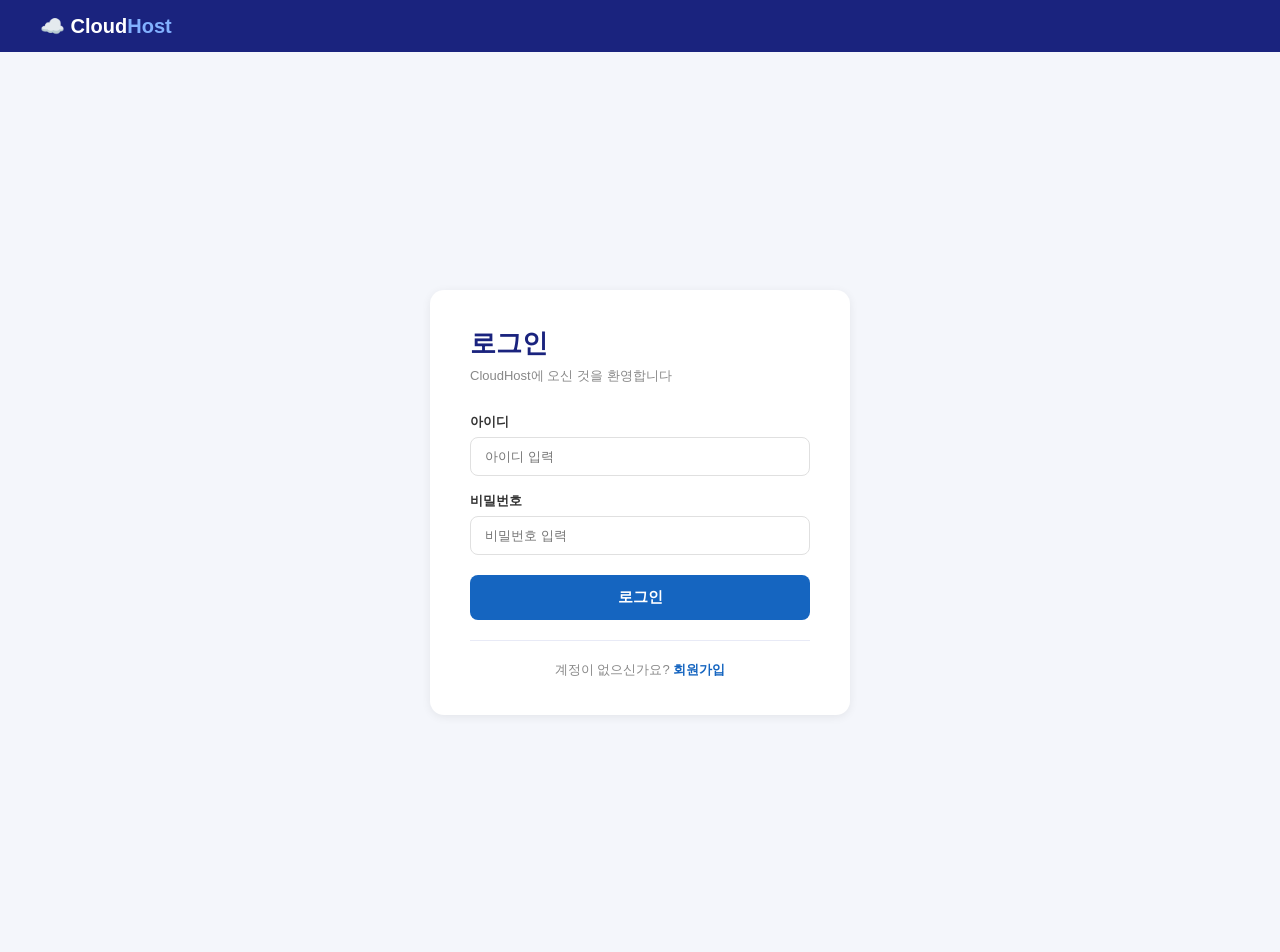
<file: web-server-master/src/main/resources/templates/member/login.html>
<!DOCTYPE html>
<html lang="ko" xmlns:th="http://www.thymeleaf.org">
<head>
    <meta charset="UTF-8">
    <title>로그인 — CloudHost</title>
    <style>
        * { margin:0; padding:0; box-sizing:border-box; }
        body { font-family:'Segoe UI','Malgun Gothic',sans-serif; background:#f4f6fb; }
        .navbar { background:#1a237e; color:white; padding:14px 40px; display:flex; justify-content:space-between; align-items:center; }
        .logo { font-size:20px; font-weight:800; text-decoration:none; color:white; }
        .logo span { color:#82b1ff; }
        .wrap { min-height:100vh; display:flex; align-items:center; justify-content:center; padding:40px 16px; }
        .card { background:white; border-radius:14px; padding:36px 40px; width:100%; max-width:420px; box-shadow:0 2px 10px rgba(0,0,0,.07); }
        .card h2 { font-size:26px; font-weight:800; color:#1a237e; margin-bottom:6px; }
        .sub { color:#888; font-size:13px; margin-bottom:28px; }
        .form-group { margin-bottom:16px; }
        .form-group label { display:block; font-size:13px; font-weight:700; color:#333; margin-bottom:6px; }
        .form-control { width:100%; padding:11px 14px; border:1.5px solid #e0e0e0; border-radius:8px; font-size:13px; outline:none; }
        .form-control:focus { border-color:#1565c0; }
        .btn { border:none; border-radius:8px; padding:9px 20px; font-size:13px; font-weight:700; cursor:pointer; }
        .btn-primary { background:#1565c0; color:white; }
        .btn-primary:hover { background:#0d47a1; }
        .alert-error   { background:#fce4ec; color:#c62828; border-radius:8px; padding:10px 16px; font-size:13px; margin-bottom:16px; }
        .alert-success { background:#e8f5e9; color:#2e7d32; border-radius:8px; padding:10px 16px; font-size:13px; margin-bottom:16px; }
        .divider { height:1px; background:#e8eaf6; margin:20px 0; }
    </style>
</head>
<body>
<nav class="navbar">
    <a th:href="@{/}" class="logo">☁️ Cloud<span>Host</span></a>
</nav>
<div class="wrap">
    <div class="card">
        <h2>로그인</h2>
        <p class="sub">CloudHost에 오신 것을 환영합니다</p>

        <form th:action="@{/login}" method="post">
            <div class="form-group">
                <label>아이디</label>
                <input type="text" name="username" class="form-control" placeholder="아이디 입력" />
            </div>
            <div class="form-group">
                <label>비밀번호</label>
                <input type="password" name="password" class="form-control" placeholder="비밀번호 입력" />
            </div>
            <button type="submit" class="btn btn-primary"
                    style="width:100%;padding:13px;font-size:15px;margin-top:4px">
                로그인
            </button>
        </form>

        <div class="divider"></div>
        <p style="text-align:center;font-size:13px;color:#888">
            계정이 없으신가요?
            <a th:href="@{/signup}" style="color:#1565c0;font-weight:700">회원가입</a>
        </p>
    </div>
</div>
</body>
</html>
</file>
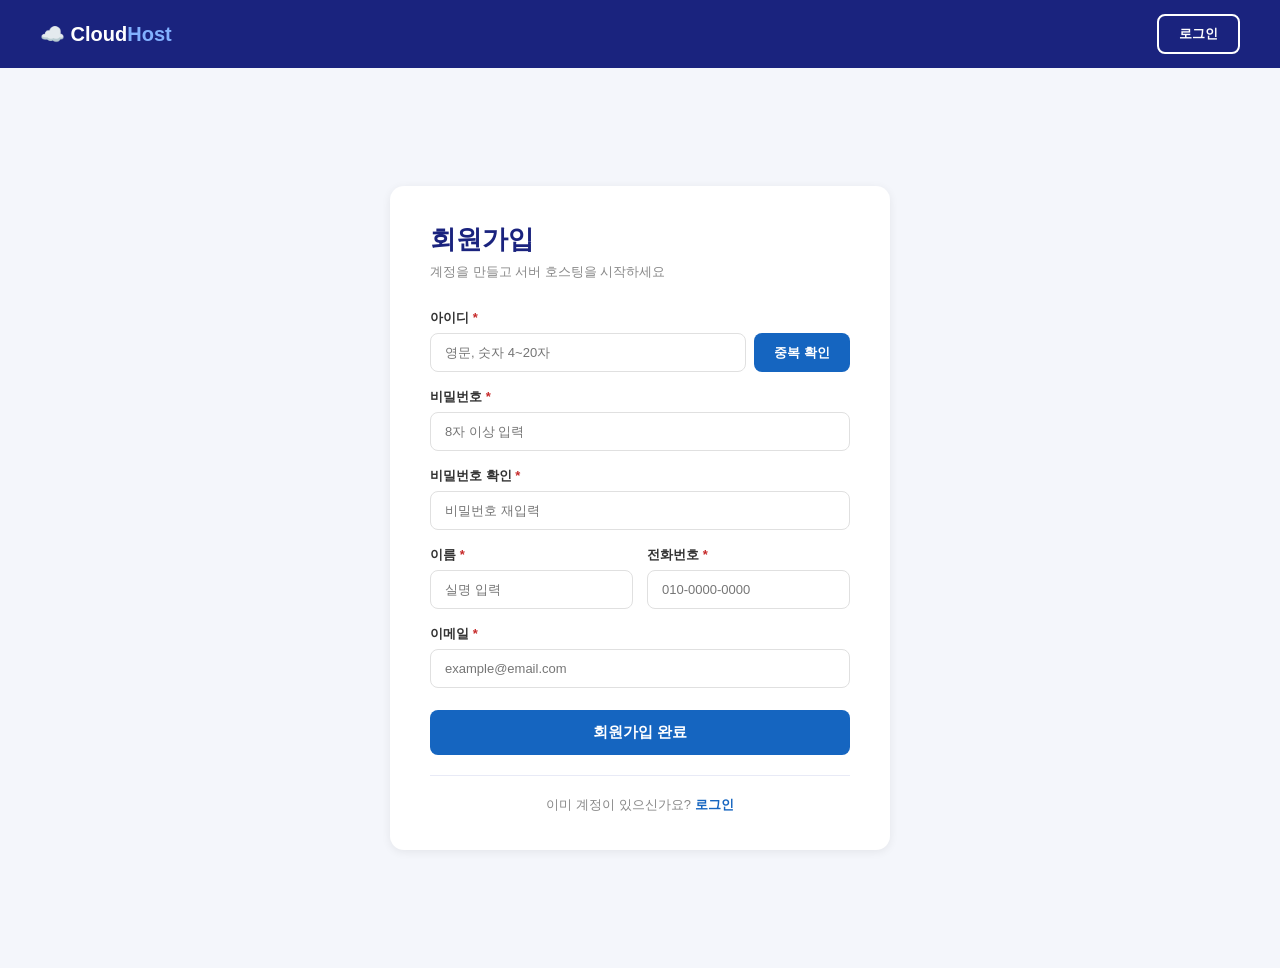
<file: web-server-master/src/main/resources/templates/member/signup.html>
<!DOCTYPE html>
<html lang="ko" xmlns:th="http://www.thymeleaf.org">
<head>
    <meta charset="UTF-8">
    <title>회원가입 — CloudHost</title>
    <style>
        * { margin:0; padding:0; box-sizing:border-box; }
        body { font-family:'Segoe UI','Malgun Gothic',sans-serif; background:#f4f6fb; }
        .navbar { background:#1a237e; color:white; padding:14px 40px; display:flex; justify-content:space-between; align-items:center; }
        .logo { font-size:20px; font-weight:800; text-decoration:none; color:white; }
        .logo span { color:#82b1ff; }
        .btn { border:none; border-radius:8px; padding:9px 20px; font-size:13px; font-weight:700; cursor:pointer; }
        .btn-outline { background:transparent; border:2px solid white; color:white; }
        .btn-primary { background:#1565c0; color:white; }
        .btn-primary:hover { background:#0d47a1; }
        .wrap { min-height:100vh; display:flex; align-items:center; justify-content:center; padding:40px 16px; }
        .card { background:white; border-radius:14px; padding:36px 40px; width:100%; max-width:500px; box-shadow:0 2px 10px rgba(0,0,0,.07); }
        .card h2 { font-size:26px; font-weight:800; color:#1a237e; margin-bottom:6px; }
        .sub { color:#888; font-size:13px; margin-bottom:28px; }
        .form-group { margin-bottom:16px; }
        .form-group label { display:block; font-size:13px; font-weight:700; color:#333; margin-bottom:6px; }
        .form-control { width:100%; padding:11px 14px; border:1.5px solid #e0e0e0; border-radius:8px; font-size:13px; outline:none; }
        .form-control:focus { border-color:#1565c0; }
        .dup-row { display:flex; gap:8px; }
        .dup-row .form-control { flex:1; }
        .row2 { display:grid; grid-template-columns:1fr 1fr; gap:14px; }
        .alert-error { background:#fce4ec; color:#c62828; border-radius:8px; padding:10px 16px; font-size:13px; margin-bottom:16px; }
        .dup-msg { font-size:12px; margin-top:5px; }
        .dup-msg.ok  { color:#2e7d32; }
        .dup-msg.err { color:#c62828; }
        .divider { height:1px; background:#e8eaf6; margin:20px 0; }
    </style>
</head>
<body>
<nav class="navbar">
    <a th:href="@{/}" class="logo">☁️ Cloud<span>Host</span></a>
    <a th:href="@{/login}"><button class="btn btn-outline">로그인</button></a>
</nav>
<div class="wrap">
    <div class="card">
        <h2>회원가입</h2>
        <p class="sub">계정을 만들고 서버 호스팅을 시작하세요</p>


        <form th:action="@{/signup}" method="post" th:object="${signupForm}">
            <div class="form-group">
                <label>아이디 <span style="color:#c62828">*</span></label>
                <div class="dup-row">
                    <input type="text" class="form-control" th:field="*{username}"
                           placeholder="영문, 숫자 4~20자" id="usernameInput" />
                    <button type="button" class="btn btn-primary" style="white-space:nowrap"
                            onclick="checkUsername()">중복 확인</button>
                </div>
                <div class="dup-msg" id="dupMsg"></div>
            </div>

            <div class="form-group">
                <label>비밀번호 <span style="color:#c62828">*</span></label>
                <input type="password" class="form-control" th:field="*{password}" placeholder="8자 이상 입력" />
            </div>

            <div class="form-group">
                <label>비밀번호 확인 <span style="color:#c62828">*</span></label>
                <input type="password" class="form-control" th:field="*{passwordConfirm}" placeholder="비밀번호 재입력" />
            </div>

            <div class="row2">
                <div class="form-group">
                    <label>이름 <span style="color:#c62828">*</span></label>
                    <input type="text" class="form-control" th:field="*{name}" placeholder="실명 입력" />
                </div>
                <div class="form-group">
                    <label>전화번호 <span style="color:#c62828">*</span></label>
                    <input type="text" class="form-control" th:field="*{phone}" placeholder="010-0000-0000" />
                </div>
            </div>

            <div class="form-group">
                <label>이메일 <span style="color:#c62828">*</span></label>
                <input type="email" class="form-control" th:field="*{email}" placeholder="example@email.com" />
            </div>

            <button type="submit" class="btn btn-primary"
                    style="width:100%;padding:13px;font-size:15px;margin-top:6px">
                회원가입 완료
            </button>
        </form>

        <div class="divider"></div>
        <p style="text-align:center;font-size:13px;color:#888">
            이미 계정이 있으신가요?
            <a th:href="@{/login}" style="color:#1565c0;font-weight:700">로그인</a>
        </p>
    </div>
</div>

<script>
    function checkUsername() {
      const username = document.getElementById('usernameInput').value.trim();
      const msg = document.getElementById('dupMsg');
      if (!username) { msg.textContent = '아이디를 입력해주세요.'; msg.className = 'dup-msg err'; return; }
      fetch('/signup/check-username?username=' + encodeURIComponent(username))
        .then(r => r.json())
        .then(data => {
          if (data.duplicated) {
            msg.textContent = '❌ 이미 사용 중인 아이디입니다.';
            msg.className = 'dup-msg err';
          } else {
            msg.textContent = '✅ 사용 가능한 아이디입니다.';
            msg.className = 'dup-msg ok';
          }
        });
    }
</script>
</body>
</html>
</file>
